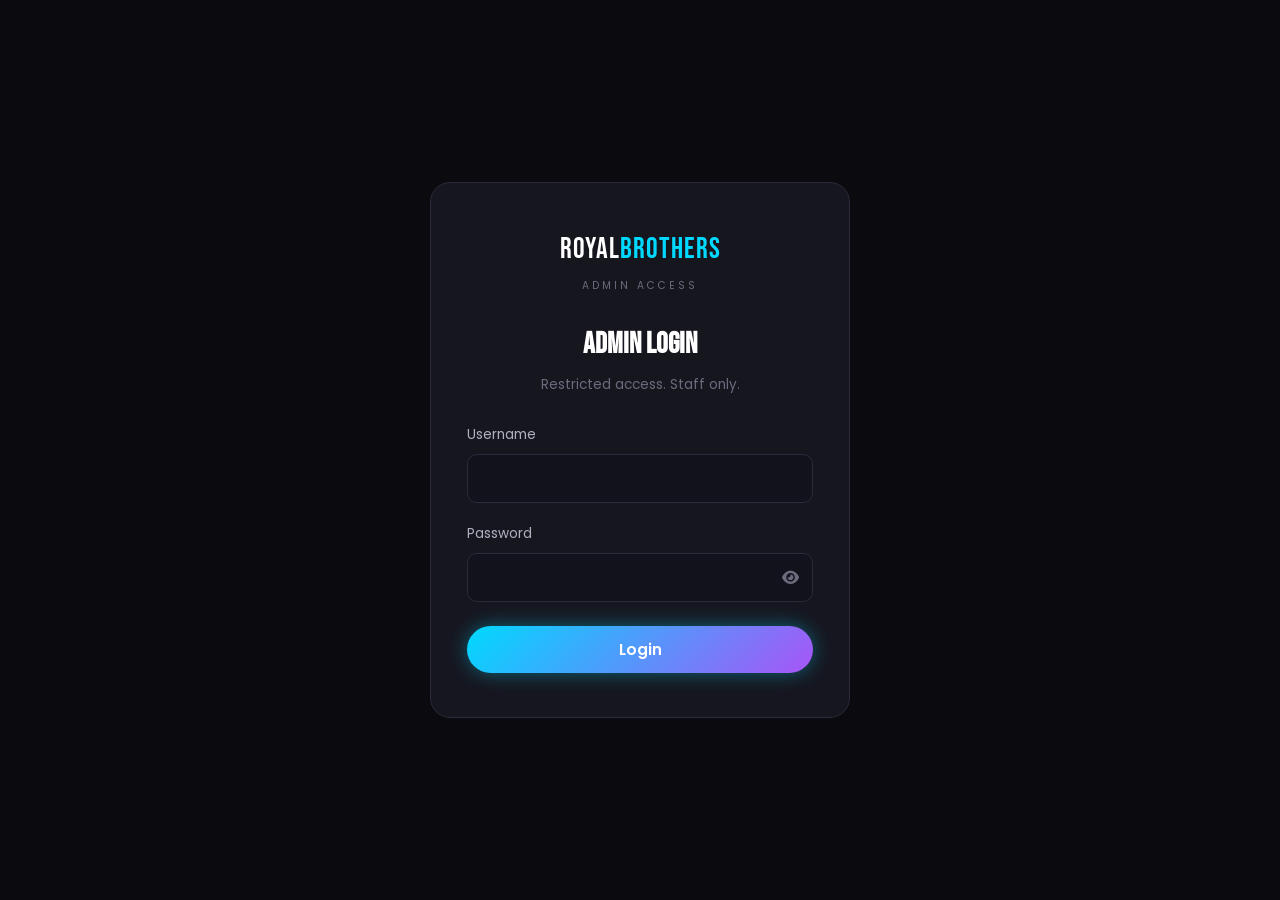
<file: app/static/admin-login.html>
<!doctype html>
<html lang="en">
  <head>
    <meta charset="UTF-8" />
    <meta name="viewport" content="width=device-width, initial-scale=1.0" />
    <title>Admin Login | Royal Brothers Fitness Gym</title>
    <meta name="robots" content="noindex, nofollow" />

    <link rel="preconnect" href="https://fonts.googleapis.com" />
    <link
      href="https://fonts.googleapis.com/css2?family=Poppins:wght@300;400;500;600;700;800&family=Bebas+Neue&display=swap"
      rel="stylesheet"
    />
    <link
      rel="stylesheet"
      href="https://cdnjs.cloudflare.com/ajax/libs/font-awesome/6.5.1/css/all.min.css"
    />

    <link rel="stylesheet" href="style.css" />
    <link rel="stylesheet" href="admin.css" />
  </head>
  <body class="admin-login-body">
    <div class="admin-login-card">
      <div class="admin-login-logo">
        <span class="logo-text">ROYAL<span class="logo-accent">BROTHERS</span></span>
        <span class="logo-sub">ADMIN ACCESS</span>
      </div>

      <h1 class="admin-login-title">Admin Login</h1>
      <p class="admin-login-desc">Restricted access. Staff only.</p>

      <form id="adminLoginForm" class="admin-login-form" novalidate>
        <div class="form-group">
          <label for="adminUsername">Username</label>
          <input type="text" id="adminUsername" name="username" required autocomplete="username" />
        </div>

        <div class="form-group">
          <label for="adminPassword">Password</label>
          <div class="password-wrapper">
            <input type="password" id="adminPassword" name="password" required autocomplete="current-password" />
            <button type="button" class="toggle-password" id="toggleAdminPassword" data-target="adminPassword" aria-label="Show password">
              <i class="fa-solid fa-eye"></i>
            </button>
          </div>
        </div>

        <p id="formError" class="form-error" role="alert"></p>

        <button type="submit" class="btn btn-neon admin-login-submit">Login</button>
      </form>
    </div>

    <script src="admin.js"></script>
  </body>
</html>
</file>
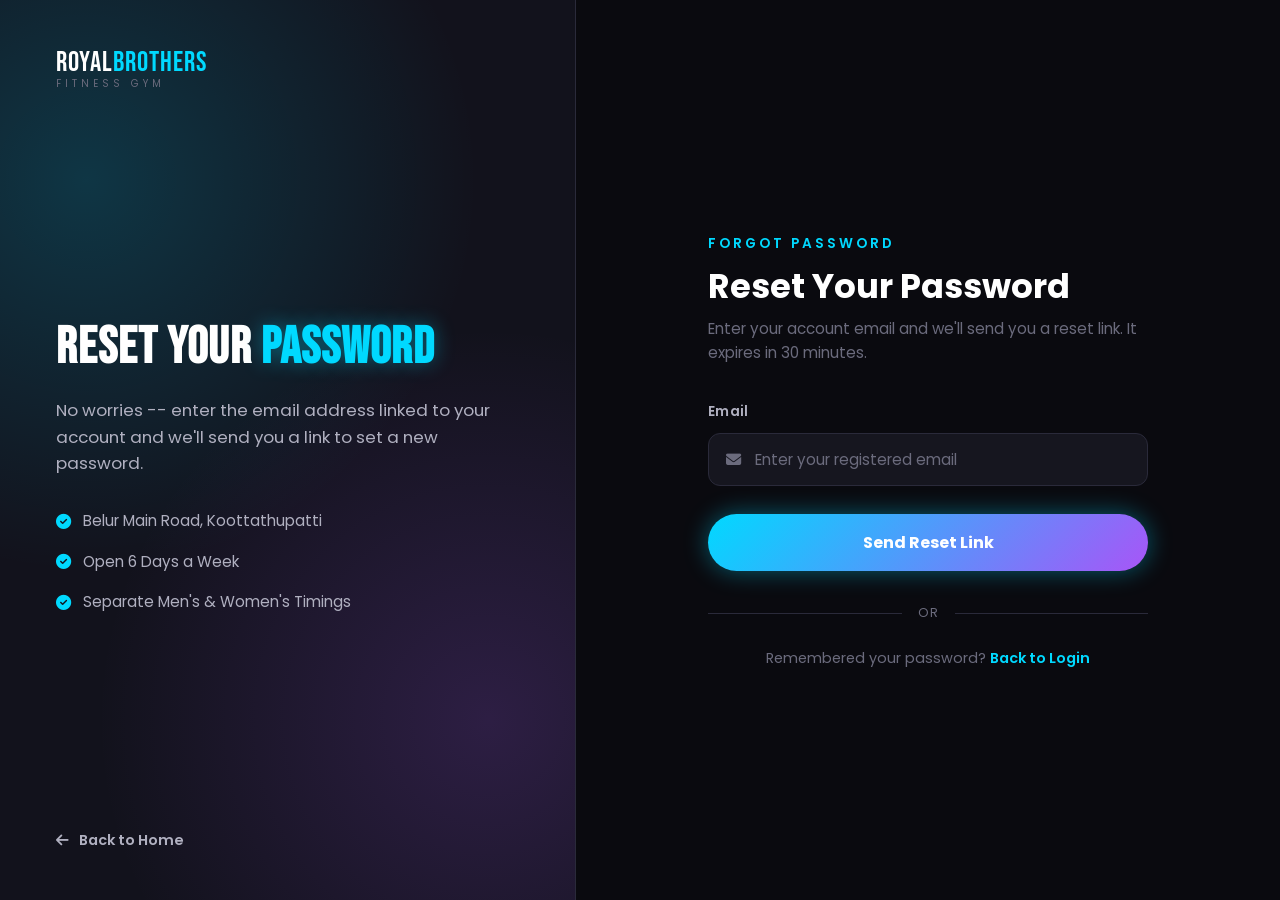
<file: app/static/forgot-password.html>
<!doctype html>
<html lang="en">
  <head>
    <meta charset="UTF-8" />
    <meta name="viewport" content="width=device-width, initial-scale=1.0" />
    <title>Forgot Password | Royal Brothers Fitness Gym</title>
    <meta
      name="description"
      content="Reset your Royal Brothers Fitness Gym account password."
    />

    <!-- Google Fonts -->
    <link rel="preconnect" href="https://fonts.googleapis.com" />
    <link
      href="https://fonts.googleapis.com/css2?family=Poppins:wght@300;400;500;600;700;800&family=Bebas+Neue&display=swap"
      rel="stylesheet"
    />

    <!-- Font Awesome Icons -->
    <link
      rel="stylesheet"
      href="https://cdnjs.cloudflare.com/ajax/libs/font-awesome/6.5.1/css/all.min.css"
    />

    <!-- Main site stylesheet (shared variables, colors, buttons) -->
    <link rel="stylesheet" href="style.css" />
    <!-- Login page stylesheet (reused so this page matches the login look) -->
    <link rel="stylesheet" href="login.css" />
  </head>
  <body>
    <div class="auth-page">
      <!-- ============ LEFT BRAND PANEL ============ -->
      <div class="auth-brand">
        <a href="index.html" class="logo auth-logo">
          <span class="logo-text"
            >ROYAL<span class="logo-accent">BROTHERS</span></span
          >
          <span class="logo-sub">FITNESS GYM</span>
        </a>

        <div class="auth-brand-content">
          <h1 class="auth-brand-title">
            RESET YOUR <span class="text-neon-blue">PASSWORD</span>
          </h1>
          <p class="auth-brand-desc">
            No worries -- enter the email address linked to your account and
            we'll send you a link to set a new password.
          </p>

          <ul class="auth-brand-list">
            <li>
              <i class="fa-solid fa-circle-check"></i> Belur Main Road,
              Koottathupatti
            </li>
            <li><i class="fa-solid fa-circle-check"></i> Open 6 Days a Week</li>
            <li>
              <i class="fa-solid fa-circle-check"></i> Separate Men's & Women's
              Timings
            </li>
          </ul>
        </div>

        <a href="index.html" class="auth-back-link">
          <i class="fa-solid fa-arrow-left"></i> Back to Home
        </a>
      </div>

      <!-- ============ RIGHT FORGOT PASSWORD FORM ============ -->
      <div class="auth-form-panel">
        <div class="auth-card">
          <span class="section-tag">FORGOT PASSWORD</span>
          <h2 class="auth-title">Reset Your Password</h2>
          <p class="auth-subtitle">
            Enter your account email and we'll send you a reset link. It expires
            in 30 minutes.
          </p>

          <form class="auth-form" id="forgotPasswordForm" novalidate>
            <div class="form-group">
              <label for="forgotEmail">Email</label>
              <div class="input-wrapper">
                <i class="fa-solid fa-envelope"></i>
                <input
                  type="email"
                  id="forgotEmail"
                  name="forgotEmail"
                  placeholder="Enter your registered email"
                  autocomplete="email"
                  required
                />
              </div>
            </div>

            <p class="form-error" id="formError" role="alert"></p>

            <button type="submit" class="btn btn-neon-lg auth-submit">
              Send Reset Link
            </button>
          </form>

          <div class="auth-divider"><span>OR</span></div>

          <p class="auth-footer-text">
            Remembered your password?
            <a href="login.html" class="auth-link">Back to Login</a>
          </p>
        </div>
      </div>
    </div>

    <script src="forgot-password.js"></script>
  </body>
</html>
</file>
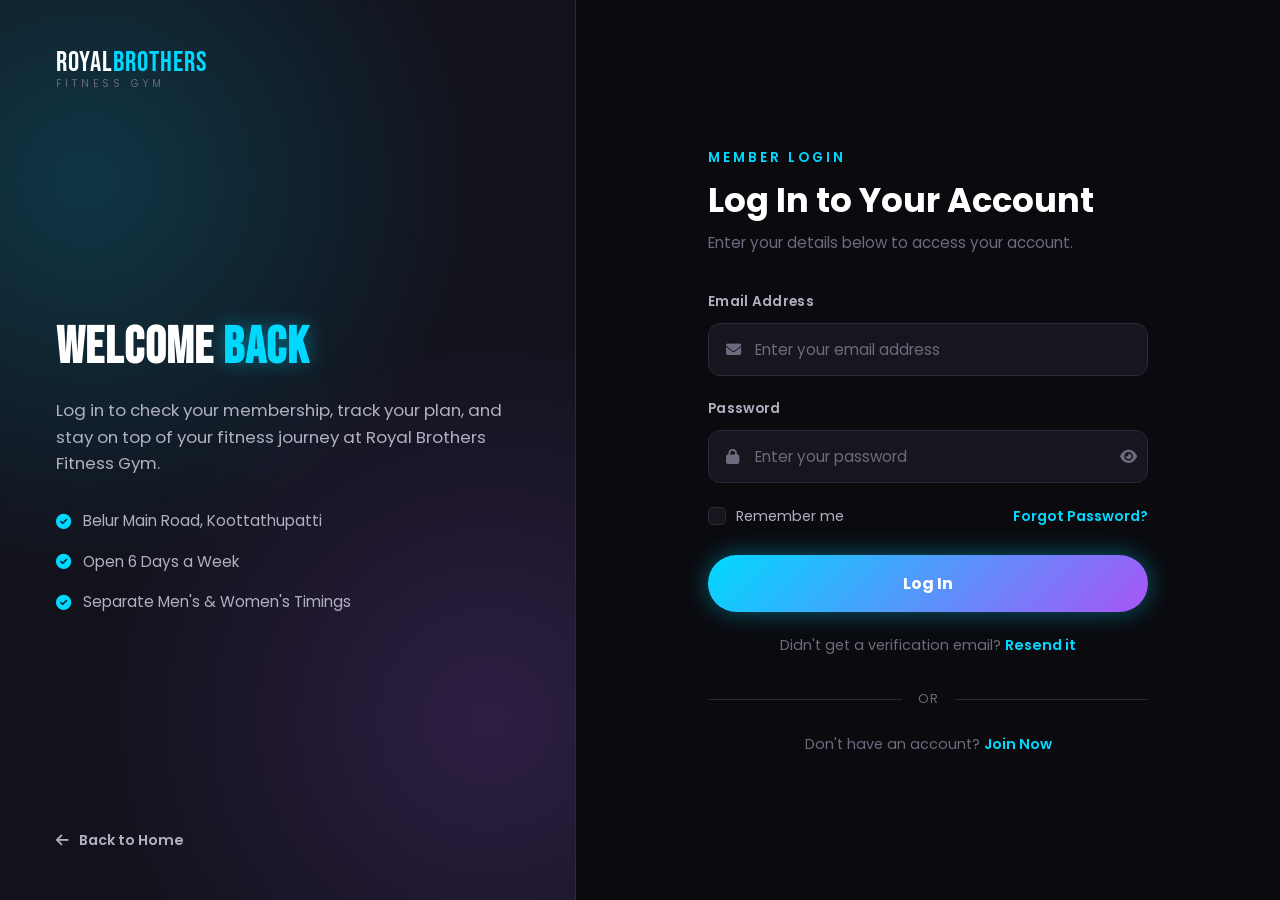
<file: app/static/login.html>
<!doctype html>
<html lang="en">
  <head>
    <meta charset="UTF-8" />
    <meta name="viewport" content="width=device-width, initial-scale=1.0" />
    <title>Login | Royal Brothers Fitness Gym</title>
    <meta
      name="description"
      content="Login to your Royal Brothers Fitness Gym member account."
    />

    <!-- Google Fonts -->
    <link rel="preconnect" href="https://fonts.googleapis.com" />
    <link
      href="https://fonts.googleapis.com/css2?family=Poppins:wght@300;400;500;600;700;800&family=Bebas+Neue&display=swap"
      rel="stylesheet"
    />

    <!-- Font Awesome Icons -->
    <link
      rel="stylesheet"
      href="https://cdnjs.cloudflare.com/ajax/libs/font-awesome/6.5.1/css/all.min.css"
    />

    <!-- Main site stylesheet (shared variables, colors, buttons) -->
    <link rel="stylesheet" href="style.css" />
    <!-- Login page stylesheet -->
    <link rel="stylesheet" href="login.css" />
  </head>
  <body>
    <div class="auth-page">
      <!-- ============ LEFT BRAND PANEL ============ -->
      <div class="auth-brand">
        <a href="index.html" class="logo auth-logo">
          <span class="logo-text"
            >ROYAL<span class="logo-accent">BROTHERS</span></span
          >
          <span class="logo-sub">FITNESS GYM</span>
        </a>

        <div class="auth-brand-content">
          <h1 class="auth-brand-title">
            WELCOME <span class="text-neon-blue">BACK</span>
          </h1>
          <p class="auth-brand-desc">
            Log in to check your membership, track your plan, and stay on top of
            your fitness journey at Royal Brothers Fitness Gym.
          </p>

          <ul class="auth-brand-list">
            <li>
              <i class="fa-solid fa-circle-check"></i> Belur Main Road,
              Koottathupatti
            </li>
            <li><i class="fa-solid fa-circle-check"></i> Open 6 Days a Week</li>
            <li>
              <i class="fa-solid fa-circle-check"></i> Separate Men's & Women's
              Timings
            </li>
          </ul>
        </div>

        <a href="index.html" class="auth-back-link">
          <i class="fa-solid fa-arrow-left"></i> Back to Home
        </a>
      </div>

      <!-- ============ RIGHT LOGIN FORM ============ -->
      <div class="auth-form-panel">
        <div class="auth-card">
          <span class="section-tag">MEMBER LOGIN</span>
          <h2 class="auth-title">Log In to Your Account</h2>
          <p class="auth-subtitle">
            Enter your details below to access your account.
          </p>

          <form class="auth-form" id="loginForm" novalidate>
            <div class="form-group">
              <label for="loginEmail">Email Address</label>
              <div class="input-wrapper">
                <i class="fa-solid fa-envelope"></i>
                <input
                  type="email"
                  id="loginEmail"
                  name="loginEmail"
                  placeholder="Enter your email address"
                  autocomplete="username"
                  required
                />
              </div>
            </div>

            <div class="form-group">
              <label for="loginPassword">Password</label>
              <div class="input-wrapper">
                <i class="fa-solid fa-lock"></i>
                <input
                  type="password"
                  id="loginPassword"
                  name="loginPassword"
                  placeholder="Enter your password"
                  autocomplete="current-password"
                  required
                />
                <button
                  type="button"
                  class="toggle-password"
                  id="togglePassword"
                  aria-label="Show password"
                >
                  <i class="fa-solid fa-eye"></i>
                </button>
              </div>
            </div>

            <div class="form-row">
              <label class="checkbox-wrapper">
                <input type="checkbox" id="rememberMe" name="rememberMe" />
                <span class="checkbox-custom"></span>
                Remember me
              </label>
              <a href="forgot-password.html" class="forgot-link"
                >Forgot Password?</a
              >
            </div>

            <p class="form-error" id="formError" role="alert"></p>

            <button type="submit" class="btn btn-neon-lg auth-submit">
              Log In
            </button>

            <p class="auth-footer-text resend-verification-text">
              Didn't get a verification email?
              <a href="#" id="resendVerificationLink" class="auth-link"
                >Resend it</a
              >
            </p>
          </form>

          <div class="auth-divider"><span>OR</span></div>

          <p class="auth-footer-text">
            Don't have an account?
            <a href="register.html" class="auth-link">Join Now</a>
          </p>
        </div>
      </div>
    </div>

    <script src="login.js"></script>
  </body>
</html>
</file>
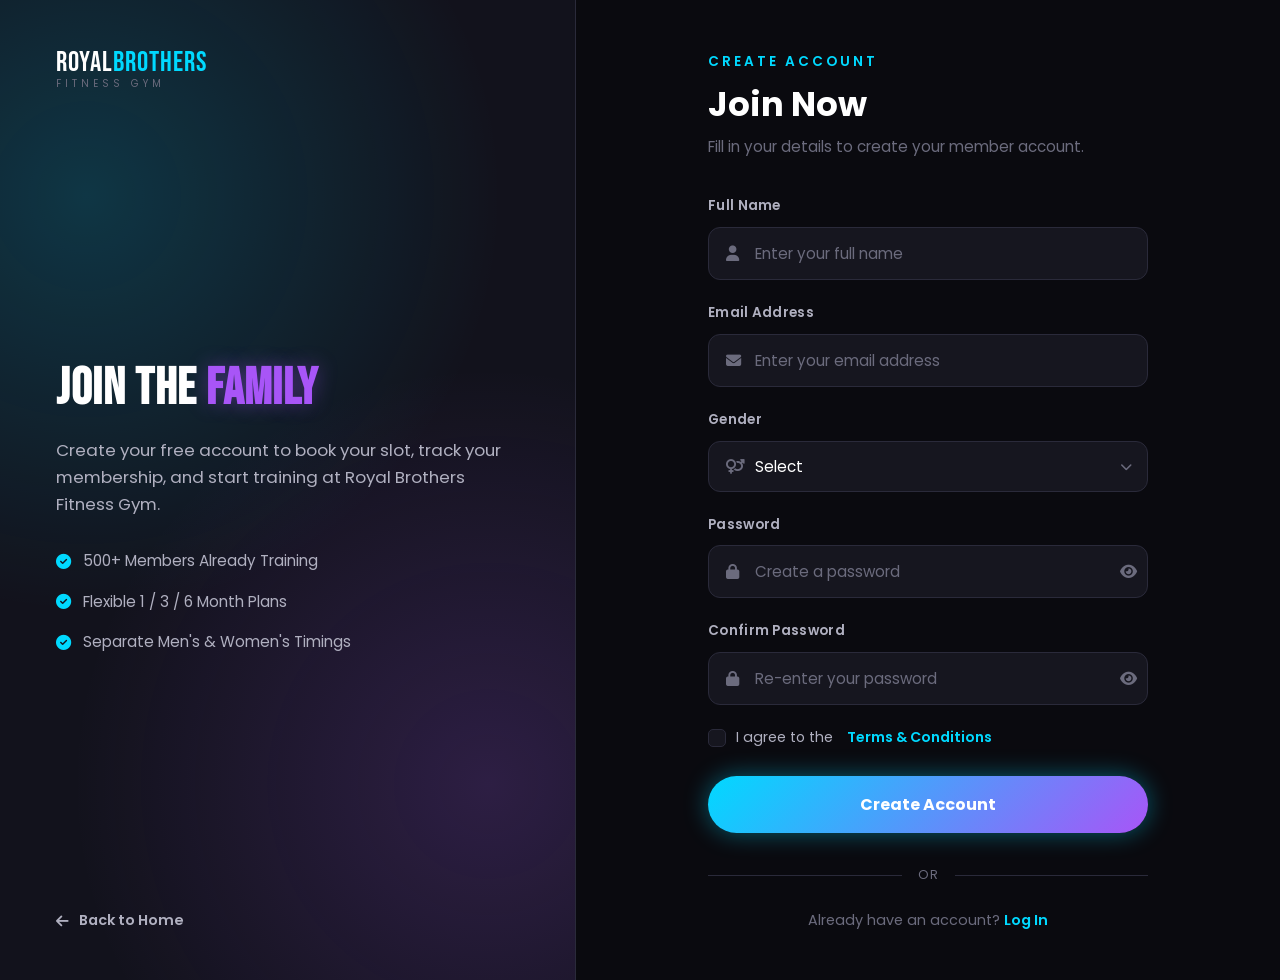
<file: app/static/register.html>
<!doctype html>
<html lang="en">
  <head>
    <meta charset="UTF-8" />
    <meta name="viewport" content="width=device-width, initial-scale=1.0" />
    <title>Join Now | Royal Brothers Fitness Gym</title>
    <meta
      name="description"
      content="Create your Royal Brothers Fitness Gym member account and join today."
    />

    <!-- Google Fonts -->
    <link rel="preconnect" href="https://fonts.googleapis.com" />
    <link
      href="https://fonts.googleapis.com/css2?family=Poppins:wght@300;400;500;600;700;800&family=Bebas+Neue&display=swap"
      rel="stylesheet"
    />

    <!-- Font Awesome Icons -->
    <link
      rel="stylesheet"
      href="https://cdnjs.cloudflare.com/ajax/libs/font-awesome/6.5.1/css/all.min.css"
    />

    <!-- Main site stylesheet (shared variables, colors, buttons) -->
    <link rel="stylesheet" href="style.css" />
    <!-- Shared auth page stylesheet (also used by login.html) -->
    <link rel="stylesheet" href="login.css" />
    <!-- Register page specific tweaks -->
    <link rel="stylesheet" href="register.css" />
  </head>
  <body>
    <div class="auth-page">
      <!-- ============ LEFT BRAND PANEL ============ -->
      <div class="auth-brand">
        <a href="index.html" class="logo auth-logo">
          <span class="logo-text"
            >ROYAL<span class="logo-accent">BROTHERS</span></span
          >
          <span class="logo-sub">FITNESS GYM</span>
        </a>

        <div class="auth-brand-content">
          <h1 class="auth-brand-title">
            JOIN THE <span class="text-neon-purple">FAMILY</span>
          </h1>
          <p class="auth-brand-desc">
            Create your free account to book your slot, track your membership,
            and start training at Royal Brothers Fitness Gym.
          </p>

          <ul class="auth-brand-list">
            <li>
              <i class="fa-solid fa-circle-check"></i> 500+ Members Already
              Training
            </li>
            <li>
              <i class="fa-solid fa-circle-check"></i> Flexible 1 / 3 / 6 Month
              Plans
            </li>
            <li>
              <i class="fa-solid fa-circle-check"></i> Separate Men's & Women's
              Timings
            </li>
          </ul>
        </div>

        <a href="index.html" class="auth-back-link">
          <i class="fa-solid fa-arrow-left"></i> Back to Home
        </a>
      </div>

      <!-- ============ RIGHT REGISTER FORM ============ -->
      <div class="auth-form-panel">
        <div class="auth-card">
          <span class="section-tag">CREATE ACCOUNT</span>
          <h2 class="auth-title">Join Now</h2>
          <p class="auth-subtitle">
            Fill in your details to create your member account.
          </p>

          <form class="auth-form" id="registerForm" novalidate>
            <div class="form-group">
              <label for="fullName">Full Name</label>
              <div class="input-wrapper">
                <i class="fa-solid fa-user"></i>
                <input
                  type="text"
                  id="fullName"
                  name="fullName"
                  placeholder="Enter your full name"
                  autocomplete="name"
                  required
                />
              </div>
            </div>

            <div class="form-group">
              <label for="registerEmail">Email Address</label>
              <div class="input-wrapper">
                <i class="fa-solid fa-envelope"></i>
                <input
                  type="email"
                  id="registerEmail"
                  name="registerEmail"
                  placeholder="Enter your email address"
                  autocomplete="username"
                  required
                />
              </div>
            </div>

            <div class="form-group">
              <label for="gender">Gender</label>
              <div class="input-wrapper select-wrapper">
                <i class="fa-solid fa-venus-mars"></i>
                <select id="gender" name="gender" required>
                  <option value="" disabled selected>Select</option>
                  <option value="male">Male</option>
                  <option value="female">Female</option>
                  <option value="other">Other</option>
                </select>
              </div>
            </div>

            <div class="form-group">
              <label for="registerPassword">Password</label>
              <div class="input-wrapper">
                <i class="fa-solid fa-lock"></i>
                <input
                  type="password"
                  id="registerPassword"
                  name="registerPassword"
                  placeholder="Create a password"
                  autocomplete="new-password"
                  required
                />
                <button
                  type="button"
                  class="toggle-password"
                  data-target="registerPassword"
                  aria-label="Show password"
                >
                  <i class="fa-solid fa-eye"></i>
                </button>
              </div>
            </div>

            <div class="form-group">
              <label for="confirmPassword">Confirm Password</label>
              <div class="input-wrapper">
                <i class="fa-solid fa-lock"></i>
                <input
                  type="password"
                  id="confirmPassword"
                  name="confirmPassword"
                  placeholder="Re-enter your password"
                  autocomplete="new-password"
                  required
                />
                <button
                  type="button"
                  class="toggle-password"
                  data-target="confirmPassword"
                  aria-label="Show password"
                >
                  <i class="fa-solid fa-eye"></i>
                </button>
              </div>
            </div>

            <label class="checkbox-wrapper terms-checkbox">
              <input type="checkbox" id="agreeTerms" name="agreeTerms" />
              <span class="checkbox-custom"></span>
              I agree to the
              <a href="#" class="auth-link">Terms & Conditions</a>
            </label>

            <p class="form-error" id="formError" role="alert"></p>

            <button type="submit" class="btn btn-neon-lg auth-submit">
              Create Account
            </button>
          </form>

          <div class="auth-divider"><span>OR</span></div>

          <p class="auth-footer-text">
            Already have an account?
            <a href="login.html" class="auth-link">Log In</a>
          </p>
        </div>
      </div>
    </div>

    <script src="register.js"></script>
  </body>
</html>
</file>
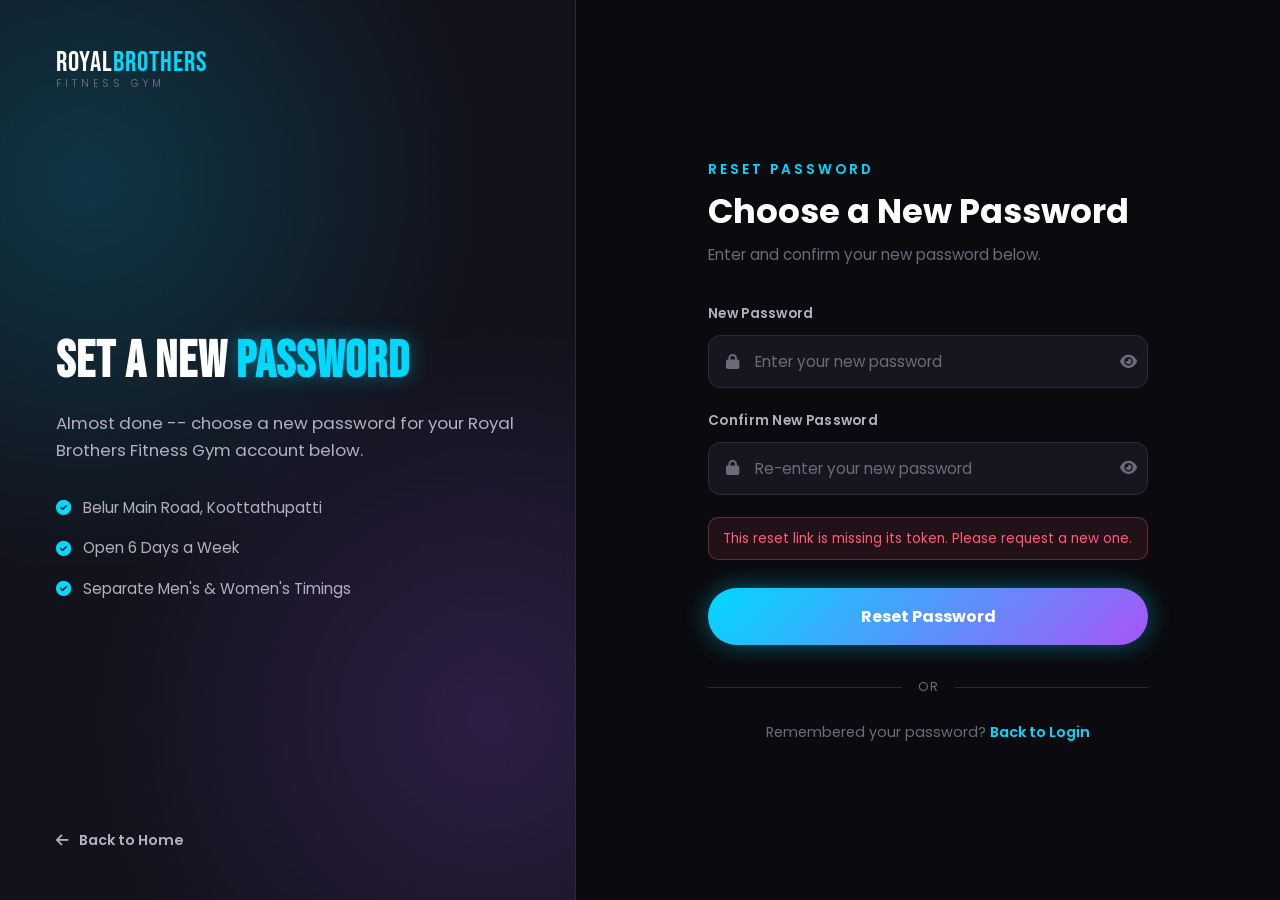
<file: app/static/reset-password.html>
<!doctype html>
<html lang="en">
  <head>
    <meta charset="UTF-8" />
    <meta name="viewport" content="width=device-width, initial-scale=1.0" />
    <title>Reset Password | Royal Brothers Fitness Gym</title>
    <meta
      name="description"
      content="Set a new password for your Royal Brothers Fitness Gym account."
    />

    <!-- Google Fonts -->
    <link rel="preconnect" href="https://fonts.googleapis.com" />
    <link
      href="https://fonts.googleapis.com/css2?family=Poppins:wght@300;400;500;600;700;800&family=Bebas+Neue&display=swap"
      rel="stylesheet"
    />

    <!-- Font Awesome Icons -->
    <link
      rel="stylesheet"
      href="https://cdnjs.cloudflare.com/ajax/libs/font-awesome/6.5.1/css/all.min.css"
    />

    <!-- Main site stylesheet (shared variables, colors, buttons) -->
    <link rel="stylesheet" href="style.css" />
    <!-- Login page stylesheet (reused so this page matches the login look) -->
    <link rel="stylesheet" href="login.css" />
  </head>
  <body>
    <div class="auth-page">
      <!-- ============ LEFT BRAND PANEL ============ -->
      <div class="auth-brand">
        <a href="index.html" class="logo auth-logo">
          <span class="logo-text"
            >ROYAL<span class="logo-accent">BROTHERS</span></span
          >
          <span class="logo-sub">FITNESS GYM</span>
        </a>

        <div class="auth-brand-content">
          <h1 class="auth-brand-title">
            SET A NEW <span class="text-neon-blue">PASSWORD</span>
          </h1>
          <p class="auth-brand-desc">
            Almost done -- choose a new password for your Royal Brothers Fitness
            Gym account below.
          </p>

          <ul class="auth-brand-list">
            <li>
              <i class="fa-solid fa-circle-check"></i> Belur Main Road,
              Koottathupatti
            </li>
            <li><i class="fa-solid fa-circle-check"></i> Open 6 Days a Week</li>
            <li>
              <i class="fa-solid fa-circle-check"></i> Separate Men's & Women's
              Timings
            </li>
          </ul>
        </div>

        <a href="index.html" class="auth-back-link">
          <i class="fa-solid fa-arrow-left"></i> Back to Home
        </a>
      </div>

      <!-- ============ RIGHT RESET PASSWORD FORM ============ -->
      <div class="auth-form-panel">
        <div class="auth-card">
          <span class="section-tag">RESET PASSWORD</span>
          <h2 class="auth-title">Choose a New Password</h2>
          <p class="auth-subtitle">
            Enter and confirm your new password below.
          </p>

          <form class="auth-form" id="resetPasswordForm" novalidate>
            <div class="form-group">
              <label for="newPassword">New Password</label>
              <div class="input-wrapper">
                <i class="fa-solid fa-lock"></i>
                <input
                  type="password"
                  id="newPassword"
                  name="newPassword"
                  placeholder="Enter your new password"
                  autocomplete="new-password"
                  required
                />
                <button
                  type="button"
                  class="toggle-password"
                  id="toggleNewPassword"
                  aria-label="Show password"
                >
                  <i class="fa-solid fa-eye"></i>
                </button>
              </div>
            </div>

            <div class="form-group">
              <label for="confirmPassword">Confirm New Password</label>
              <div class="input-wrapper">
                <i class="fa-solid fa-lock"></i>
                <input
                  type="password"
                  id="confirmPassword"
                  name="confirmPassword"
                  placeholder="Re-enter your new password"
                  autocomplete="new-password"
                  required
                />
                <button
                  type="button"
                  class="toggle-password"
                  id="toggleConfirmPassword"
                  aria-label="Show password"
                >
                  <i class="fa-solid fa-eye"></i>
                </button>
              </div>
            </div>

            <p class="form-error" id="formError" role="alert"></p>

            <button type="submit" class="btn btn-neon-lg auth-submit">
              Reset Password
            </button>
          </form>

          <div class="auth-divider"><span>OR</span></div>

          <p class="auth-footer-text">
            Remembered your password?
            <a href="login.html" class="auth-link">Back to Login</a>
          </p>
        </div>
      </div>
    </div>

    <script src="reset-password.js"></script>
  </body>
</html>
</file>
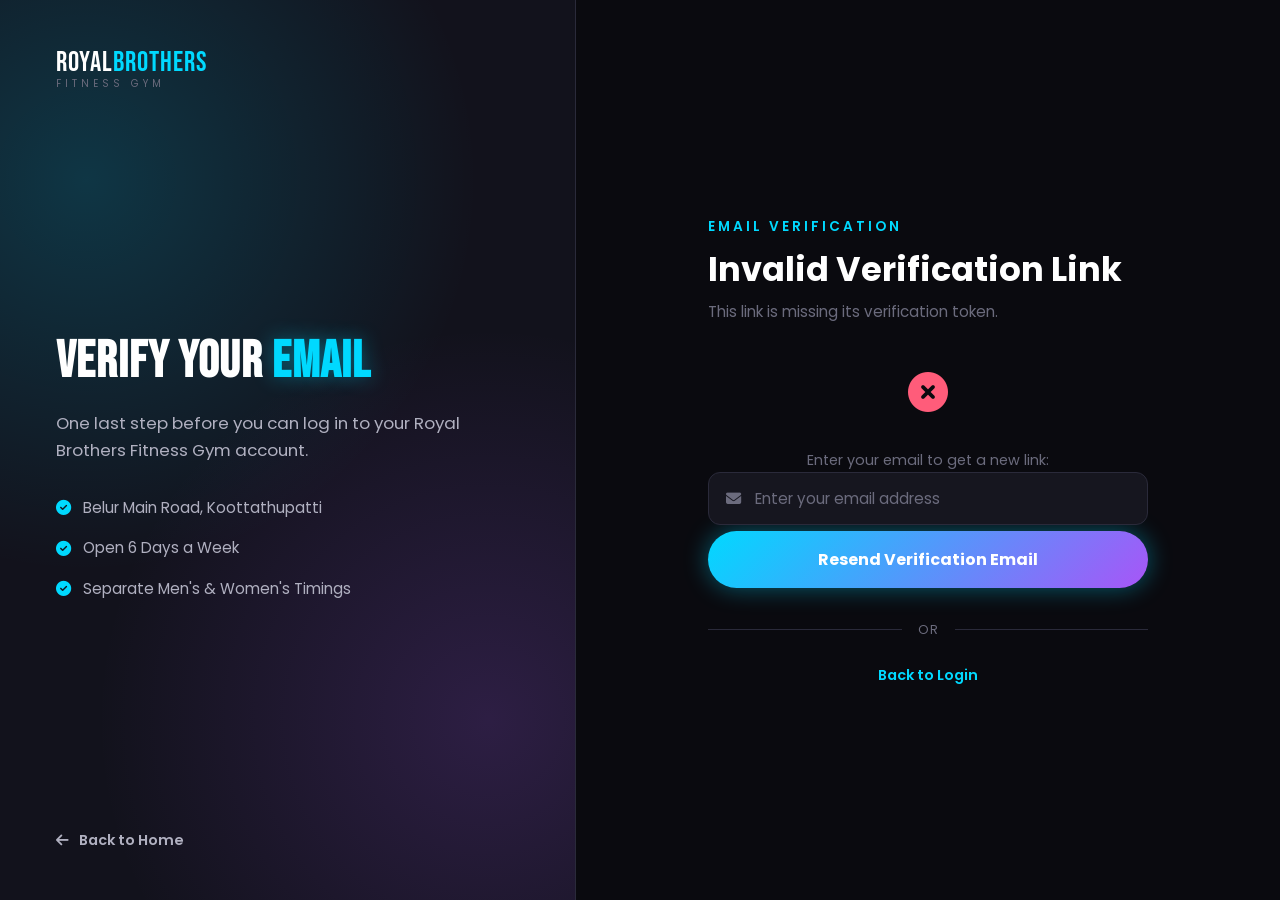
<file: app/static/verify-email.html>
<!doctype html>
<html lang="en">
  <head>
    <meta charset="UTF-8" />
    <meta name="viewport" content="width=device-width, initial-scale=1.0" />
    <title>Verify Email | Royal Brothers Fitness Gym</title>
    <meta
      name="description"
      content="Verify your email address for your Royal Brothers Fitness Gym account."
    />

    <!-- Google Fonts -->
    <link rel="preconnect" href="https://fonts.googleapis.com" />
    <link
      href="https://fonts.googleapis.com/css2?family=Poppins:wght@300;400;500;600;700;800&family=Bebas+Neue&display=swap"
      rel="stylesheet"
    />

    <!-- Font Awesome Icons -->
    <link
      rel="stylesheet"
      href="https://cdnjs.cloudflare.com/ajax/libs/font-awesome/6.5.1/css/all.min.css"
    />

    <!-- Main site stylesheet (shared variables, colors, buttons) -->
    <link rel="stylesheet" href="style.css" />
    <!-- Login page stylesheet (reused so this page matches the login look) -->
    <link rel="stylesheet" href="login.css" />
  </head>
  <body>
    <div class="auth-page">
      <!-- ============ LEFT BRAND PANEL ============ -->
      <div class="auth-brand">
        <a href="index.html" class="logo auth-logo">
          <span class="logo-text"
            >ROYAL<span class="logo-accent">BROTHERS</span></span
          >
          <span class="logo-sub">FITNESS GYM</span>
        </a>

        <div class="auth-brand-content">
          <h1 class="auth-brand-title">
            VERIFY YOUR <span class="text-neon-blue">EMAIL</span>
          </h1>
          <p class="auth-brand-desc">
            One last step before you can log in to your Royal Brothers Fitness
            Gym account.
          </p>

          <ul class="auth-brand-list">
            <li>
              <i class="fa-solid fa-circle-check"></i> Belur Main Road,
              Koottathupatti
            </li>
            <li><i class="fa-solid fa-circle-check"></i> Open 6 Days a Week</li>
            <li>
              <i class="fa-solid fa-circle-check"></i> Separate Men's & Women's
              Timings
            </li>
          </ul>
        </div>

        <a href="index.html" class="auth-back-link">
          <i class="fa-solid fa-arrow-left"></i> Back to Home
        </a>
      </div>

      <!-- ============ RIGHT VERIFICATION STATUS PANEL ============ -->
      <div class="auth-form-panel">
        <div class="auth-card">
          <span class="section-tag">EMAIL VERIFICATION</span>
          <h2 class="auth-title" id="verifyTitle">Verifying your email...</h2>
          <p class="auth-subtitle" id="verifySubtitle">Please wait a moment.</p>

          <div id="verifyIcon" class="verify-status-icon">
            <i class="fa-solid fa-spinner fa-spin"></i>
          </div>

          <p class="form-error" id="formError" role="alert"></p>

          <!-- Shown only if the token is invalid/expired -->
          <div id="resendSection" class="resend-section" style="display: none">
            <p class="auth-footer-text">Enter your email to get a new link:</p>
            <div class="form-group">
              <div class="input-wrapper">
                <i class="fa-solid fa-envelope"></i>
                <input
                  type="email"
                  id="resendEmail"
                  name="resendEmail"
                  placeholder="Enter your email address"
                  autocomplete="username"
                />
              </div>
            </div>
            <button
              type="button"
              id="resendBtn"
              class="btn btn-neon-lg auth-submit"
            >
              Resend Verification Email
            </button>
          </div>

          <div class="auth-divider"><span>OR</span></div>

          <p class="auth-footer-text">
            <a href="login.html" class="auth-link">Back to Login</a>
          </p>
        </div>
      </div>
    </div>

    <script src="verify-email.js"></script>
  </body>
</html>
</file>
<file: app/static/style.css>
/* ============================================
   ROYAL BROTHERS FITNESS GYM - STYLESHEET (PART 1 of 3)
   Reset, Variables, Base, Buttons, Section Headers,
   Header/Navbar, Hero Section
   ============================================ */

/* ---------- CSS RESET ---------- */
* {
  margin: 0;
  padding: 0;
  box-sizing: border-box;
}

html {
  scroll-behavior: smooth;
}

/* ---------- CSS VARIABLES ---------- */
:root {
  /* Colors */
  --color-bg: #0a0a0f;
  --color-bg-secondary: #12121c;
  --color-bg-card: #16161f;
  --color-bg-card-hover: #1c1c28;
  --color-border: #2a2a3a;

  --color-neon-blue: #00d9ff;
  --color-neon-blue-glow: rgba(0, 217, 255, 0.4);
  --color-neon-purple: #a855f7;
  --color-neon-purple-glow: rgba(168, 85, 247, 0.4);

  --color-text-primary: #ffffff;
  --color-text-secondary: #b0b0c0;
  --color-text-muted: #6b6b7d;

  --gradient-blue-purple: linear-gradient(135deg, #00d9ff 0%, #a855f7 100%);
  --gradient-dark: linear-gradient(
    180deg,
    rgba(10, 10, 15, 0.6) 0%,
    rgba(10, 10, 15, 0.95) 100%
  );

  /* Typography */
  --font-primary: "Poppins", sans-serif;
  --font-display: "Bebas Neue", sans-serif;

  /* Spacing */
  --container-width: 1200px;
  --section-padding: 100px 0;

  /* Transitions */
  --transition-fast: 0.2s ease;
  --transition-medium: 0.4s ease;
  --transition-slow: 0.6s ease;
}

body {
  font-family: var(--font-primary);
  background-color: var(--color-bg);
  color: var(--color-text-secondary);
  line-height: 1.6;
  overflow-x: hidden;
}

a {
  text-decoration: none;
  color: inherit;
}

ul {
  list-style: none;
}

img {
  max-width: 100%;
  display: block;
}

button {
  font-family: var(--font-primary);
  cursor: pointer;
  border: none;
  outline: none;
}

.container {
  width: 100%;
  max-width: var(--container-width);
  margin: 0 auto;
  padding: 0 24px;
}

.text-center {
  text-align: center;
}

.text-neon-blue {
  color: var(--color-neon-blue);
  text-shadow: 0 0 20px var(--color-neon-blue-glow);
}

.text-neon-purple {
  color: var(--color-neon-purple);
  text-shadow: 0 0 20px var(--color-neon-purple-glow);
}

/* ---------- SCROLLBAR ---------- */
::-webkit-scrollbar {
  width: 8px;
}

::-webkit-scrollbar-track {
  background: var(--color-bg);
}

::-webkit-scrollbar-thumb {
  background: var(--gradient-blue-purple);
  border-radius: 10px;
}

/* ---------- PRELOADER ---------- */
.preloader {
  position: fixed;
  inset: 0;
  background: var(--color-bg);
  display: flex;
  align-items: center;
  justify-content: center;
  z-index: 9999;
  transition:
    opacity var(--transition-slow),
    visibility var(--transition-slow);
}

.preloader.hidden {
  opacity: 0;
  visibility: hidden;
}

.loader-spinner {
  width: 60px;
  height: 60px;
  border: 4px solid var(--color-border);
  border-top: 4px solid var(--color-neon-blue);
  border-right: 4px solid var(--color-neon-purple);
  border-radius: 50%;
  animation: spin 0.9s linear infinite;
}

@keyframes spin {
  to {
    transform: rotate(360deg);
  }
}

/* ---------- BUTTONS ---------- */
.btn {
  display: inline-block;
  padding: 12px 28px;
  border-radius: 50px;
  font-weight: 600;
  font-size: 0.95rem;
  transition: all var(--transition-fast);
  white-space: nowrap;
}

.btn-neon {
  background: var(--gradient-blue-purple);
  color: #fff;
  box-shadow: 0 0 20px var(--color-neon-blue-glow);
}

.btn-neon:hover {
  box-shadow:
    0 0 35px var(--color-neon-blue-glow),
    0 0 35px var(--color-neon-purple-glow);
  transform: translateY(-2px);
}

.btn-neon-lg {
  background: var(--gradient-blue-purple);
  color: #fff;
  padding: 16px 40px;
  border-radius: 50px;
  font-weight: 700;
  font-size: 1.05rem;
  box-shadow: 0 0 25px var(--color-neon-blue-glow);
  display: inline-block;
  transition: all var(--transition-fast);
}

.btn-neon-lg:hover {
  transform: translateY(-3px);
  box-shadow:
    0 0 40px var(--color-neon-blue-glow),
    0 0 40px var(--color-neon-purple-glow);
}

.btn-outline {
  background: transparent;
  color: var(--color-text-primary);
  border: 2px solid var(--color-border);
}

.btn-outline:hover {
  border-color: var(--color-neon-blue);
  color: var(--color-neon-blue);
}

.btn-outline-lg {
  background: transparent;
  color: var(--color-text-primary);
  border: 2px solid var(--color-neon-purple);
  padding: 14px 38px;
  border-radius: 50px;
  font-weight: 700;
  font-size: 1.05rem;
  display: inline-block;
  transition: all var(--transition-fast);
}

.btn-outline-lg:hover {
  background: var(--color-neon-purple);
  box-shadow: 0 0 30px var(--color-neon-purple-glow);
}

/* ---------- SECTION HEADER ---------- */
.section-tag {
  display: inline-block;
  color: var(--color-neon-blue);
  font-weight: 600;
  font-size: 0.85rem;
  letter-spacing: 3px;
  margin-bottom: 12px;
}

.section-title {
  font-size: 2.6rem;
  font-weight: 700;
  color: var(--color-text-primary);
  margin-bottom: 16px;
  line-height: 1.2;
}

.section-desc {
  font-size: 1.05rem;
  color: var(--color-text-muted);
  max-width: 600px;
}

.section-header.text-center .section-desc {
  margin: 0 auto;
}

/* ---------- HEADER / NAVBAR ---------- */
.header {
  position: fixed;
  top: 0;
  left: 0;
  width: 100%;
  z-index: 1000;
  background: rgba(10, 10, 15, 0.85);
  backdrop-filter: blur(12px);
  border-bottom: 1px solid var(--color-border);
  transition:
    background var(--transition-medium),
    box-shadow var(--transition-medium),
    padding var(--transition-medium);
}

/* Emphasize brand identity + tighten header once user scrolls */
.header.scrolled {
  background: rgba(10, 10, 15, 0.97);
  box-shadow: 0 4px 24px rgba(0, 0, 0, 0.4);
}

.header.scrolled .navbar {
  height: 68px;
}

.navbar {
  display: flex;
  align-items: center;
  justify-content: space-between;
  height: 80px;
  transition: height var(--transition-medium);
}

.logo {
  display: flex;
  flex-direction: column;
  line-height: 1.1;
}

.logo-text {
  font-family: var(--font-display);
  font-size: 1.75rem;
  letter-spacing: 1px;
  color: var(--color-text-primary);
}

.logo-accent {
  color: var(--color-neon-blue);
}

.logo-sub {
  font-size: 0.62rem;
  letter-spacing: 4px;
  color: var(--color-text-muted);
}

.nav-menu {
  display: flex;
  gap: 32px;
}

.nav-link {
  font-size: 0.92rem;
  font-weight: 500;
  color: var(--color-text-secondary);
  position: relative;
  padding: 8px 0;
  transition: color var(--transition-fast);
}

.nav-link::after {
  content: "";
  position: absolute;
  left: 0;
  bottom: 0;
  width: 0;
  height: 2px;
  background: var(--gradient-blue-purple);
  transition: width var(--transition-fast);
}

.nav-link:hover,
.nav-link.active {
  color: var(--color-text-primary);
}

.nav-link:hover::after,
.nav-link.active::after {
  width: 100%;
}

/* On desktop the "Login" menu item duplicates the standalone Login
   button in .nav-actions, so it's hidden here. It is restored inside
   the mobile nav media query below, where .nav-actions itself is
   hidden and the menu item is the only way to reach Login. No markup
   changes needed -- this targets the existing Login link by its
   href so nothing else in the menu is affected. */
.nav-menu a[href="login.html"] {
  display: none;
}

.nav-actions {
  display: flex;
  align-items: center;
  gap: 14px;
}

.hamburger {
  display: none;
  flex-direction: column;
  gap: 5px;
  cursor: pointer;
  z-index: 1100;
}

.hamburger span {
  width: 26px;
  height: 2px;
  background: var(--color-text-primary);
  transition: all var(--transition-fast);
}

.hamburger.active span:nth-child(1) {
  transform: translateY(7px) rotate(45deg);
}

.hamburger.active span:nth-child(2) {
  opacity: 0;
}

.hamburger.active span:nth-child(3) {
  transform: translateY(-7px) rotate(-45deg);
}

/* ---------- HERO SECTION ---------- */
.hero {
  position: relative;
  min-height: 100vh;
  display: flex;
  align-items: center;
  padding-top: 80px;
  background:
    radial-gradient(
      circle at 20% 30%,
      rgba(0, 217, 255, 0.15),
      transparent 45%
    ),
    radial-gradient(
      circle at 80% 70%,
      rgba(168, 85, 247, 0.15),
      transparent 45%
    ),
    var(--color-bg);
  overflow: hidden;
}

.hero-overlay {
  position: absolute;
  inset: 0;
  background: url("hero-fitness.jpg") center/cover no-repeat;
  opacity: 0.18;
  z-index: 0;
}

.hero-content {
  position: relative;
  z-index: 1;
  display: flex;
  align-items: center;
  justify-content: space-between;
  gap: 50px;
}

.hero-text {
  flex: 1 1 560px;
  min-width: 0;
}

.hero-tag {
  display: inline-block;
  background: var(--color-bg-card);
  border: 1px solid var(--color-border);
  padding: 8px 18px;
  border-radius: 50px;
  font-size: 0.8rem;
  font-weight: 600;
  letter-spacing: 1px;
  color: var(--color-text-secondary);
  margin-bottom: 24px;
}

.hero-title {
  font-family: var(--font-display);
  font-size: 4.2rem;
  line-height: 1.1;
  color: var(--color-text-primary);
  letter-spacing: 1px;
  margin-bottom: 24px;
}

.hero-desc {
  max-width: 600px;
  font-size: 1.1rem;
  color: var(--color-text-secondary);
  margin-bottom: 36px;
}

.hero-desc strong {
  color: var(--color-text-primary);
}

.hero-buttons {
  display: flex;
  gap: 20px;
  margin-bottom: 60px;
  flex-wrap: wrap;
}

.hero-stats {
  display: flex;
  gap: 50px;
  flex-wrap: wrap;
}

.stat-box h3.counter {
  font-family: var(--font-display);
  font-size: 2.5rem;
  background: var(--gradient-blue-purple);
  -webkit-background-clip: text;
  background-clip: text;
  -webkit-text-fill-color: transparent;
}

.stat-box p {
  font-size: 0.85rem;
  color: var(--color-text-muted);
  letter-spacing: 1px;
  text-transform: uppercase;
}

/* Hero image (fills the previously empty right side) */
.hero-image {
  flex: 1 1 420px;
  position: relative;
  border-radius: 24px;
  overflow: hidden;
  border: 1px solid var(--color-border);
  box-shadow:
    0 0 50px rgba(0, 217, 255, 0.12),
    0 0 90px rgba(168, 85, 247, 0.1);
}

.hero-image::after {
  content: "";
  position: absolute;
  inset: 0;
  background: linear-gradient(
    180deg,
    transparent 40%,
    rgba(10, 10, 15, 0.85) 100%
  );
  pointer-events: none;
}

.hero-image img {
  width: 100%;
  height: 560px;
  object-fit: cover;
  display: block;
}
/* ============================================
   ROYAL BROTHERS FITNESS GYM - STYLESHEET (PART 2 of 3)
   Quick Info Strip, About Preview, Services,
   Membership Plans, Timing Section, CTA, Contact Section
   ============================================ */

/* ---------- QUICK INFO STRIP ---------- */
.quick-info {
  background: var(--color-bg-secondary);
  border-bottom: 1px solid var(--color-border);
  padding: 40px 0;
}

.quick-info-grid {
  display: grid;
  grid-template-columns: repeat(4, 1fr);
  gap: 30px;
}

.quick-info-item {
  display: flex;
  align-items: center;
  gap: 16px;
}

.quick-info-item i {
  font-size: 1.6rem;
  color: var(--color-neon-blue);
  width: 50px;
  height: 50px;
  display: flex;
  align-items: center;
  justify-content: center;
  background: var(--color-bg-card);
  border-radius: 12px;
  border: 1px solid var(--color-border);
  flex-shrink: 0;
}

.quick-info-item h4 {
  color: var(--color-text-primary);
  font-size: 0.95rem;
  margin-bottom: 4px;
}

.quick-info-item p {
  font-size: 0.85rem;
  color: var(--color-text-muted);
}

/* ---------- ABOUT PREVIEW ---------- */
.about-preview {
  padding: var(--section-padding);
}

.about-grid {
  display: grid;
  grid-template-columns: 1fr 1fr;
  gap: 60px;
  align-items: center;
}

.about-image {
  position: relative;
  border-radius: 20px;
  overflow: hidden;
  background: var(--color-bg-card);
}

.about-image img {
  width: 100%;
  height: 500px;
  object-fit: cover;
  border-radius: 20px;
  border: 1px solid var(--color-border);
}

.about-image-badge {
  position: absolute;
  bottom: 24px;
  left: 24px;
  background: rgba(10, 10, 15, 0.9);
  backdrop-filter: blur(10px);
  border: 1px solid var(--color-neon-blue);
  padding: 16px 24px;
  border-radius: 14px;
}

.about-image-badge h3 {
  font-family: var(--font-display);
  font-size: 2rem;
  color: var(--color-neon-blue);
}

.about-image-badge p {
  font-size: 0.8rem;
  color: var(--color-text-secondary);
}

.about-content p {
  margin-bottom: 24px;
}

.about-content p strong {
  color: var(--color-text-primary);
}

.about-list {
  margin-bottom: 32px;
}

.about-list li {
  display: flex;
  align-items: center;
  gap: 12px;
  margin-bottom: 14px;
  color: var(--color-text-secondary);
}

.about-list i {
  color: var(--color-neon-blue);
}

/* ---------- SERVICES SECTION ---------- */
.services {
  padding: var(--section-padding);
  background: var(--color-bg-secondary);
}

.section-header {
  margin-bottom: 60px;
}

.services-grid {
  display: grid;
  grid-template-columns: repeat(4, 1fr);
  gap: 24px;
}

.service-card {
  background: var(--color-bg-card);
  border: 1px solid var(--color-border);
  border-radius: 16px;
  padding: 32px 24px;
  text-align: center;
  transition: all var(--transition-medium);
}

.service-card:hover {
  transform: translateY(-8px);
  border-color: var(--color-neon-blue);
  box-shadow: 0 10px 40px rgba(0, 217, 255, 0.15);
}

.service-icon {
  width: 65px;
  height: 65px;
  margin: 0 auto 20px;
  display: flex;
  align-items: center;
  justify-content: center;
  background: var(--gradient-blue-purple);
  border-radius: 16px;
  font-size: 1.6rem;
  color: #fff;
}

.service-card h3 {
  color: var(--color-text-primary);
  font-size: 1.1rem;
  margin-bottom: 10px;
}

.service-card p {
  font-size: 0.88rem;
  color: var(--color-text-muted);
}

/* ---------- MEMBERSHIP PLANS PREVIEW ---------- */
.membership-preview {
  padding: var(--section-padding);
}

.plans-grid {
  display: grid;
  grid-template-columns: repeat(3, 1fr);
  gap: 30px;
}

.plan-card {
  background: var(--color-bg-card);
  border: 1px solid var(--color-border);
  border-radius: 20px;
  padding: 40px 32px;
  text-align: center;
  position: relative;
  transition: all var(--transition-medium);
}

.plan-card:hover {
  transform: translateY(-8px);
}

.plan-featured {
  border: 1px solid var(--color-neon-purple);
  background: linear-gradient(
    180deg,
    rgba(168, 85, 247, 0.08) 0%,
    var(--color-bg-card) 100%
  );
  box-shadow: 0 0 40px rgba(168, 85, 247, 0.15);
  transform: scale(1.05);
}

.plan-featured:hover {
  transform: scale(1.05) translateY(-8px);
}

.plan-badge {
  position: absolute;
  top: -14px;
  left: 50%;
  transform: translateX(-50%);
  background: var(--gradient-blue-purple);
  color: #fff;
  padding: 6px 20px;
  border-radius: 50px;
  font-size: 0.75rem;
  font-weight: 700;
  letter-spacing: 1px;
}

.plan-name {
  color: var(--color-text-primary);
  font-size: 1.3rem;
  margin-bottom: 16px;
}

.plan-price {
  font-family: var(--font-display);
  font-size: 3rem;
  color: var(--color-neon-blue);
  margin-bottom: 24px;
}

.plan-price span {
  font-size: 1.5rem;
  vertical-align: top;
}

.plan-features {
  margin-bottom: 32px;
  text-align: left;
}

.plan-features li {
  display: flex;
  align-items: center;
  gap: 10px;
  padding: 10px 0;
  border-bottom: 1px solid var(--color-border);
  font-size: 0.9rem;
  color: var(--color-text-secondary);
}

.plan-features i {
  color: var(--color-neon-purple);
}

.plan-card .btn {
  width: 100%;
}

/* ---------- TIMING SECTION ---------- */
.timing-section {
  padding: var(--section-padding);
  background: var(--color-bg-secondary);
}

.timing-grid {
  display: grid;
  grid-template-columns: repeat(2, 1fr);
  gap: 30px;
}

.timing-card {
  background: var(--color-bg-card);
  border: 1px solid var(--color-border);
  border-radius: 20px;
  padding: 40px;
}

.timing-icon {
  width: 60px;
  height: 60px;
  display: flex;
  align-items: center;
  justify-content: center;
  background: var(--gradient-blue-purple);
  border-radius: 14px;
  font-size: 1.5rem;
  color: #fff;
  margin-bottom: 20px;
}

.timing-card h3 {
  color: var(--color-text-primary);
  font-size: 1.3rem;
  margin-bottom: 20px;
}

.timing-row {
  display: flex;
  justify-content: space-between;
  padding: 14px 0;
  border-bottom: 1px solid var(--color-border);
  font-size: 0.95rem;
  font-weight: 500;
}

.timing-row:last-child {
  border-bottom: none;
}

/* ---------- CTA SECTION ---------- */
.cta-section {
  padding: 100px 0;
  background:
    radial-gradient(circle at center, rgba(0, 217, 255, 0.1), transparent 60%),
    var(--color-bg);
}

.cta-content h2 {
  font-size: 2.4rem;
  color: var(--color-text-primary);
  margin-bottom: 16px;
}

.cta-content p {
  font-size: 1.05rem;
  margin-bottom: 32px;
}

.cta-content p strong {
  color: var(--color-text-primary);
}

/* ---------- CONTACT SECTION ---------- */
.contact-section {
  padding: var(--section-padding);
  background: var(--color-bg-secondary);
}

.contact-grid {
  display: grid;
  grid-template-columns: repeat(3, 1fr);
  gap: 30px;
}

.contact-card {
  background: var(--color-bg-card);
  border: 1px solid var(--color-border);
  border-radius: 16px;
  padding: 36px 28px;
  text-align: center;
  transition: all var(--transition-medium);
}

.contact-card:hover {
  transform: translateY(-6px);
  border-color: var(--color-neon-blue);
  box-shadow: 0 10px 40px rgba(0, 217, 255, 0.15);
}

.contact-card i {
  width: 60px;
  height: 60px;
  margin: 0 auto 18px;
  display: flex;
  align-items: center;
  justify-content: center;
  background: var(--gradient-blue-purple);
  border-radius: 14px;
  font-size: 1.4rem;
  color: #fff;
}

.contact-card h4 {
  color: var(--color-text-primary);
  font-size: 1.05rem;
  margin-bottom: 10px;
}

.contact-card p {
  font-size: 0.9rem;
  color: var(--color-text-muted);
}
/* ============================================
   ROYAL BROTHERS FITNESS GYM - STYLESHEET (PART 3 of 3)
   Footer, Back to Top Button, Responsive Media Queries,
   Accessibility
   ============================================ */

/* ---------- FOOTER ---------- */
.footer {
  background: var(--color-bg-secondary);
  border-top: 1px solid var(--color-border);
  padding-top: 70px;
}

.footer-grid {
  display: grid;
  grid-template-columns: 1.5fr 1fr 1fr 1.3fr;
  gap: 40px;
  padding-bottom: 50px;
}

.footer-logo {
  font-family: var(--font-display);
  font-size: 1.5rem;
  color: var(--color-text-primary);
  margin-bottom: 16px;
}

.footer-col p {
  font-size: 0.9rem;
  margin-bottom: 20px;
}

.footer-col h4 {
  color: var(--color-text-primary);
  font-size: 1rem;
  margin-bottom: 20px;
}

.footer-col ul li {
  margin-bottom: 12px;
}

.footer-col ul li a {
  font-size: 0.9rem;
  color: var(--color-text-muted);
  transition: color var(--transition-fast);
}

.footer-col ul li a:hover {
  color: var(--color-neon-blue);
}

.footer-contact li {
  display: flex;
  align-items: flex-start;
  gap: 10px;
  font-size: 0.88rem;
  color: var(--color-text-muted);
}

.footer-contact i {
  color: var(--color-neon-purple);
  margin-top: 3px;
}

.footer-social {
  display: flex;
  gap: 12px;
}

.footer-social a {
  width: 38px;
  height: 38px;
  display: flex;
  align-items: center;
  justify-content: center;
  background: var(--color-bg-card);
  border: 1px solid var(--color-border);
  border-radius: 10px;
  color: var(--color-text-secondary);
  transition: all var(--transition-fast);
}

.footer-social a:hover {
  background: var(--gradient-blue-purple);
  color: #fff;
  border-color: transparent;
}

.footer-bottom {
  border-top: 1px solid var(--color-border);
  padding: 24px 0;
  text-align: center;
  font-size: 0.85rem;
  color: var(--color-text-muted);
}

/* ---------- BACK TO TOP BUTTON ---------- */
.back-to-top {
  position: fixed;
  bottom: 30px;
  right: 30px;
  width: 48px;
  height: 48px;
  background: var(--gradient-blue-purple);
  color: #fff;
  border-radius: 50%;
  display: flex;
  align-items: center;
  justify-content: center;
  font-size: 1.1rem;
  box-shadow: 0 0 20px var(--color-neon-blue-glow);
  opacity: 0;
  visibility: hidden;
  transform: translateY(10px);
  transition: all var(--transition-medium);
  z-index: 900;
}

.back-to-top.show {
  opacity: 1;
  visibility: visible;
  transform: translateY(0);
}

/* ---------- RESPONSIVE: TABLET (≤ 992px) ---------- */
@media (max-width: 992px) {
  .hero-content {
    flex-direction: column-reverse;
    text-align: center;
  }

  .hero-text {
    flex: none;
    width: 100%;
  }

  .hero-desc {
    margin-left: auto;
    margin-right: auto;
  }

  .hero-buttons {
    justify-content: center;
  }

  .hero-stats {
    justify-content: center;
  }

  .hero-image {
    flex: none;
    width: 100%;
    max-width: 520px;
  }

  .hero-image img {
    height: 340px;
  }

  .about-grid {
    grid-template-columns: 1fr;
  }

  .about-image img {
    height: 380px;
  }

  .services-grid {
    grid-template-columns: repeat(2, 1fr);
  }

  .plans-grid {
    grid-template-columns: 1fr;
    max-width: 460px;
    margin: 0 auto;
  }

  .plan-featured {
    transform: none;
  }

  .plan-featured:hover {
    transform: translateY(-8px);
  }

  .contact-grid {
    grid-template-columns: 1fr;
    max-width: 460px;
    margin: 0 auto;
  }

  .footer-grid {
    grid-template-columns: 1fr 1fr;
  }

  .hero-title {
    font-size: 3.2rem;
  }
}

/* ---------- RESPONSIVE: MOBILE NAV (≤ 768px) ---------- */
@media (max-width: 768px) {
  .hamburger {
    display: flex;
  }

  .nav-menu {
    position: fixed;
    top: 80px;
    left: 0;
    width: 100%;
    flex-direction: column;
    gap: 0;
    background: var(--color-bg-secondary);
    border-bottom: 1px solid var(--color-border);
    max-height: 0;
    overflow: hidden;
    transition: max-height var(--transition-medium);
  }

  .nav-menu.active {
    max-height: 500px;
  }

  .nav-link {
    padding: 16px 24px;
    width: 100%;
    display: block;
  }

  .nav-link::after {
    display: none;
  }

  /* Restore the Login menu item on mobile: .nav-actions (the
     right-side Login button) is hidden below, so the menu item is
     the only way to reach Login here. */
  .nav-menu a[href="login.html"] {
    display: block;
  }

  .nav-actions {
    display: none;
  }

  .quick-info-grid {
    grid-template-columns: repeat(2, 1fr);
  }

  .services-grid {
    grid-template-columns: 1fr;
  }

  .timing-grid {
    grid-template-columns: 1fr;
  }

  .hero-title {
    font-size: 2.6rem;
  }

  .hero-buttons {
    flex-direction: column;
  }

  .hero-stats {
    gap: 30px;
    justify-content: center;
  }

  .footer-grid {
    grid-template-columns: 1fr;
  }
}

/* ---------- RESPONSIVE: SMALL MOBILE (≤ 480px) ---------- */
@media (max-width: 480px) {
  .quick-info-grid {
    grid-template-columns: 1fr;
  }

  .hero-title {
    font-size: 2.1rem;
  }

  .section-title {
    font-size: 2rem;
  }

  .about-image img {
    height: 280px;
  }

  .hero-image img {
    height: 260px;
  }
}

/* ---------- ACCESSIBILITY ---------- */
@media (prefers-reduced-motion: reduce) {
  *,
  *::before,
  *::after {
    animation-duration: 0.01ms !important;
    transition-duration: 0.01ms !important;
  }

  html {
    scroll-behavior: auto;
  }
}

a:focus-visible,
button:focus-visible {
  outline: 2px solid var(--color-neon-blue);
  outline-offset: 3px;
}
</file>
<file: app/static/admin.css>
/* ============================================
   ROYAL BROTHERS FITNESS GYM - ADMIN PANEL
   Uses the same design tokens as style.css
   ============================================ */

/* ---------- SHARED STATUS TEXT ---------- */
.profile-status {
  text-align: center;
  color: var(--color-text-muted);
  font-size: 1rem;
  padding: 60px 20px;
}

.auth-link {
  color: var(--color-neon-blue);
  font-weight: 600;
}

/* ============================================
   ADMIN LOGIN PAGE
   ============================================ */
.admin-login-body {
  min-height: 100vh;
  display: flex;
  align-items: center;
  justify-content: center;
  background: var(--color-bg);
  padding: 20px;
}

.admin-login-card {
  width: 100%;
  max-width: 420px;
  background: var(--color-bg-card);
  border: 1px solid var(--color-border);
  border-radius: 20px;
  padding: 44px 36px;
}

.admin-login-logo {
  text-align: center;
  display: flex;
  flex-direction: column;
  margin-bottom: 28px;
}

.admin-login-logo .logo-text {
  font-family: var(--font-display);
  font-size: 1.8rem;
  color: var(--color-text-primary);
  letter-spacing: 1px;
}

.admin-login-logo .logo-sub {
  font-size: 0.65rem;
  letter-spacing: 3px;
  color: var(--color-text-muted);
  margin-top: 4px;
}

.admin-login-title {
  font-family: var(--font-display);
  font-size: 1.8rem;
  color: var(--color-text-primary);
  text-align: center;
  margin-bottom: 6px;
}

.admin-login-desc {
  text-align: center;
  color: var(--color-text-muted);
  font-size: 0.85rem;
  margin-bottom: 28px;
}

.admin-login-form .form-group {
  margin-bottom: 20px;
}

.admin-login-form label {
  display: block;
  font-size: 0.85rem;
  color: var(--color-text-secondary);
  margin-bottom: 8px;
}

.admin-login-form input {
  width: 100%;
  background: var(--color-bg-secondary);
  border: 1px solid var(--color-border);
  border-radius: 10px;
  padding: 12px 16px;
  color: var(--color-text-primary);
  font-family: var(--font-primary);
  font-size: 0.95rem;
}

.admin-login-form input:focus {
  outline: none;
  border-color: var(--color-neon-blue);
}

.password-wrapper {
  position: relative;
}

.password-wrapper .toggle-password {
  position: absolute;
  right: 14px;
  top: 50%;
  transform: translateY(-50%);
  background: none;
  border: none;
  color: var(--color-text-muted);
  cursor: pointer;
  font-size: 0.95rem;
}

.admin-login-submit {
  width: 100%;
  margin-top: 4px;
}

/* ============================================
   ADMIN DASHBOARD
   ============================================ */
.admin-body {
  background: var(--color-bg);
  min-height: 100vh;
}

.admin-topbar {
  display: flex;
  align-items: center;
  justify-content: space-between;
  padding: 18px 32px;
  background: var(--color-bg-secondary);
  border-bottom: 1px solid var(--color-border);
}

.admin-topbar-logo {
  display: flex;
  flex-direction: column;
}

.admin-topbar-logo .logo-text {
  font-family: var(--font-display);
  font-size: 1.4rem;
  color: var(--color-text-primary);
  letter-spacing: 1px;
}

.admin-topbar-logo .logo-sub {
  font-size: 0.6rem;
  letter-spacing: 3px;
  color: var(--color-text-muted);
}

.admin-topbar-actions {
  display: flex;
  align-items: center;
  gap: 16px;
}

.admin-username {
  color: var(--color-text-secondary);
  font-size: 0.9rem;
}

.admin-layout {
  display: flex;
  min-height: calc(100vh - 76px);
}

/* ---------- SIDEBAR ---------- */
.admin-sidebar {
  width: 240px;
  flex-shrink: 0;
  background: var(--color-bg-secondary);
  border-right: 1px solid var(--color-border);
  padding: 24px 0;
  display: flex;
  flex-direction: column;
  gap: 4px;
}

.admin-tab-btn {
  display: flex;
  align-items: center;
  gap: 12px;
  padding: 14px 28px;
  background: none;
  border: none;
  border-left: 3px solid transparent;
  color: var(--color-text-secondary);
  font-family: var(--font-primary);
  font-size: 0.92rem;
  font-weight: 500;
  text-align: left;
  cursor: pointer;
  transition: all var(--transition-fast);
  position: relative;
  justify-content: space-between;
}

.admin-tab-btn i {
  width: 18px;
  color: var(--color-text-muted);
}

.admin-tab-btn:hover {
  background: var(--color-bg-card);
  color: var(--color-text-primary);
}

.admin-tab-btn.active {
  background: var(--color-bg-card);
  border-left-color: var(--color-neon-blue);
  color: var(--color-text-primary);
}

.admin-tab-btn.active i {
  color: var(--color-neon-blue);
}

/* ---------- SIDEBAR NOTIFICATION BADGES (NEW) ---------- */
.sidebar-badge {
  display: inline-flex;
  align-items: center;
  justify-content: center;
  min-width: 20px;
  height: 20px;
  padding: 0 6px;
  margin-left: auto;
  background: #ff5c7a;
  color: #fff;
  font-size: 0.72rem;
  font-weight: 700;
  border-radius: 50px;
  line-height: 1;
}

/* ---------- MAIN CONTENT ---------- */
.admin-content {
  flex: 1;
  padding: 32px;
  overflow-x: auto;
}

.admin-tab-panel {
  display: none;
}

.admin-tab-panel.active {
  display: block;
}

.admin-section-title {
  font-family: var(--font-display);
  font-size: 1.8rem;
  color: var(--color-text-primary);
  margin-bottom: 24px;
  letter-spacing: 1px;
}

/* ---------- STATS GRID ---------- */
.admin-stats-grid {
  display: grid;
  grid-template-columns: repeat(auto-fit, minmax(180px, 1fr));
  gap: 20px;
}

.admin-stat-card {
  background: var(--color-bg-card);
  border: 1px solid var(--color-border);
  border-radius: 16px;
  padding: 24px;
}

.admin-stat-card h3 {
  font-family: var(--font-display);
  font-size: 2.2rem;
  background: var(--gradient-blue-purple);
  -webkit-background-clip: text;
  background-clip: text;
  -webkit-text-fill-color: transparent;
  margin-bottom: 6px;
}

.admin-stat-card p {
  color: var(--color-text-muted);
  font-size: 0.85rem;
  letter-spacing: 0.5px;
}

/* ---------- TABLES ---------- */
.admin-table-wrap {
  background: var(--color-bg-card);
  border: 1px solid var(--color-border);
  border-radius: 16px;
  overflow-x: auto;
}

.admin-table {
  width: 100%;
  border-collapse: collapse;
  min-width: 600px;
}

.admin-table th {
  text-align: left;
  padding: 16px 20px;
  background: var(--color-bg-card-hover);
  color: var(--color-text-secondary);
  font-size: 0.8rem;
  letter-spacing: 0.5px;
  text-transform: uppercase;
  border-bottom: 1px solid var(--color-border);
}

.admin-table td {
  padding: 16px 20px;
  color: var(--color-text-secondary);
  font-size: 0.9rem;
  border-bottom: 1px solid var(--color-border);
  vertical-align: top;
}

.admin-table tr:last-child td {
  border-bottom: none;
}

.admin-table td.message-cell {
  max-width: 280px;
  white-space: normal;
}

/* ---------- STATUS BADGES ---------- */
.status-badge {
  display: inline-block;
  padding: 5px 14px;
  border-radius: 50px;
  font-size: 0.75rem;
  font-weight: 700;
  letter-spacing: 0.5px;
  text-transform: capitalize;
}

.status-badge.pending {
  background: rgba(250, 204, 21, 0.15);
  color: #facc15;
}

.status-badge.active {
  background: rgba(0, 217, 255, 0.15);
  color: var(--color-neon-blue);
}

.status-badge.rejected {
  background: rgba(255, 92, 122, 0.15);
  color: #ff5c7a;
}

.status-badge.unread {
  background: rgba(168, 85, 247, 0.15);
  color: var(--color-neon-purple);
}

.status-badge.read {
  background: var(--color-bg-card-hover);
  color: var(--color-text-muted);
}

/* ---------- ACTION BUTTONS (small, inline in tables) ---------- */
.admin-action-btn {
  padding: 6px 14px;
  border-radius: 8px;
  font-size: 0.78rem;
  font-weight: 600;
  border: none;
  cursor: pointer;
  margin-right: 6px;
  font-family: var(--font-primary);
}

.admin-action-btn.approve {
  background: var(--color-neon-blue);
  color: #06202a;
}

.admin-action-btn.reject {
  background: #ff5c7a;
  color: #2a0610;
}

.admin-action-btn.delete {
  background: transparent;
  border: 1px solid var(--color-border);
  color: var(--color-text-muted);
}

.admin-action-btn:hover {
  opacity: 0.85;
}

/* ---------- ADD PLAN FORM ---------- */
.admin-inline-form {
  display: flex;
  flex-wrap: wrap;
  gap: 12px;
  background: var(--color-bg-card);
  border: 1px solid var(--color-border);
  border-radius: 14px;
  padding: 20px;
  margin-bottom: 24px;
}

.admin-inline-form input {
  flex: 1 1 160px;
  background: var(--color-bg-secondary);
  border: 1px solid var(--color-border);
  border-radius: 10px;
  padding: 10px 14px;
  color: var(--color-text-primary);
  font-family: var(--font-primary);
  font-size: 0.9rem;
}

.admin-inline-form input:focus {
  outline: none;
  border-color: var(--color-neon-blue);
}

/* ---------- REAL-TIME SEARCH (NEW) ---------- */
.admin-search-bar {
  margin-bottom: 16px;
}

.admin-search-input {
  width: 100%;
  max-width: 420px;
  background: var(--color-bg-secondary);
  border: 1px solid var(--color-border);
  border-radius: 10px;
  padding: 10px 16px;
  color: var(--color-text-primary);
  font-family: var(--font-primary);
  font-size: 0.9rem;
}

.admin-search-input:focus {
  outline: none;
  border-color: var(--color-neon-blue);
}

.admin-search-input::placeholder {
  color: var(--color-text-muted);
}

/* ============================================
   DELETE CONFIRMATION MODAL (secure delete workflow)
   Reused for Membership Plans and Membership Requests.
   Hidden by default via display:none; JS toggles display to
   "flex" then adds .show on the next frame so the opacity/
   transform transitions below actually animate in.
   ============================================ */
.modal-backdrop {
  display: none;
  position: fixed;
  inset: 0;
  z-index: 4000;
  align-items: center;
  justify-content: center;
  padding: 20px;
}

.modal-overlay {
  position: absolute;
  inset: 0;
  background: rgba(4, 8, 14, 0.72);
  backdrop-filter: blur(3px);
  opacity: 0;
  transition: opacity 0.25s ease;
}

.modal-backdrop.show .modal-overlay {
  opacity: 1;
}

.modal-box {
  position: relative;
  width: 100%;
  max-width: 420px;
  background: var(--color-bg-card);
  border: 1px solid var(--color-border);
  border-radius: 20px;
  padding: 32px 28px;
  text-align: center;
  transform: translateY(24px) scale(0.96);
  opacity: 0;
  transition: transform 0.25s ease, opacity 0.25s ease;
}

.modal-backdrop.show .modal-box {
  transform: translateY(0) scale(1);
  opacity: 1;
}

.modal-icon-wrap {
  width: 56px;
  height: 56px;
  margin: 0 auto 16px;
  border-radius: 50%;
  background: rgba(255, 92, 122, 0.15);
  display: flex;
  align-items: center;
  justify-content: center;
}

.modal-icon-wrap i {
  font-size: 1.6rem;
  color: #ff5c7a;
}

.modal-title {
  font-family: var(--font-display);
  font-size: 1.4rem;
  color: var(--color-text-primary);
  letter-spacing: 0.5px;
  margin-bottom: 12px;
}

.modal-message {
  color: var(--color-text-muted);
  font-size: 0.88rem;
  line-height: 1.6;
  margin-bottom: 22px;
}

.modal-password-wrap {
  position: relative;
  margin-bottom: 24px;
}

.modal-password-input {
  width: 100%;
  background: var(--color-bg-secondary);
  border: 1px solid var(--color-border);
  border-radius: 10px;
  padding: 12px 42px 12px 16px;
  color: var(--color-text-primary);
  font-family: var(--font-primary);
  font-size: 0.92rem;
}

.modal-password-input:focus {
  outline: none;
  border-color: var(--color-neon-blue);
}

.modal-password-wrap .toggle-password {
  position: absolute;
  right: 14px;
  top: 50%;
  transform: translateY(-50%);
  background: none;
  border: none;
  color: var(--color-text-muted);
  cursor: pointer;
  font-size: 0.95rem;
}

.modal-actions {
  display: flex;
  gap: 12px;
}

.modal-actions .btn {
  flex: 1;
}

.btn-danger {
  background: #ff5c7a;
  color: #2a0610;
  border: none;
}

.btn-danger:hover:not(:disabled) {
  opacity: 0.88;
}

.btn-danger:disabled,
.modal-actions .btn-outline:disabled {
  opacity: 0.5;
  cursor: not-allowed;
}

.btn-spinner {
  display: inline-block;
  width: 14px;
  height: 14px;
  border: 2px solid rgba(42, 6, 16, 0.35);
  border-top-color: #2a0610;
  border-radius: 50%;
  margin-right: 8px;
  vertical-align: middle;
  animation: deleteModalSpin 0.7s linear infinite;
}

@keyframes deleteModalSpin {
  to {
    transform: rotate(360deg);
  }
}

@media (max-width: 480px) {
  .modal-box {
    padding: 26px 20px;
  }

  .modal-actions {
    flex-direction: column;
  }
}

/* ---------- TOAST (reused pattern) ---------- */
.toast {
  position: fixed;
  bottom: 30px;
  left: 50%;
  transform: translateX(-50%) translateY(20px);
  background: var(--color-bg-card);
  border: 1px solid var(--color-neon-blue);
  color: var(--color-text-primary);
  padding: 16px 28px;
  border-radius: 12px;
  font-size: 0.92rem;
  max-width: 90%;
  text-align: center;
  box-shadow: 0 0 30px rgba(0, 217, 255, 0.2);
  opacity: 0;
  visibility: hidden;
  transition: all 0.3s ease;
  z-index: 3000;
}

.toast.show {
  opacity: 1;
  visibility: visible;
  transform: translateX(-50%) translateY(0);
}

.toast.error {
  border-color: #ff5c7a;
  box-shadow: 0 0 30px rgba(255, 92, 122, 0.2);
}

/* ---------- FORM ERROR (admin login) ---------- */
.form-error {
  display: none;
  font-size: 0.85rem;
  color: #ff5c7a;
  background: rgba(255, 92, 122, 0.1);
  border: 1px solid rgba(255, 92, 122, 0.3);
  border-radius: 10px;
  padding: 10px 14px;
  margin-bottom: 16px;
}

.form-error.show {
  display: block;
}

/* ---------- RESPONSIVE (existing tablet breakpoint — unchanged) ---------- */
@media (max-width: 900px) {
  .admin-layout {
    flex-direction: column;
  }

  .admin-sidebar {
    width: 100%;
    flex-direction: row;
    overflow-x: auto;
    border-right: none;
    border-bottom: 1px solid var(--color-border);
    padding: 12px;
  }

  .admin-tab-btn {
    border-left: none;
    border-bottom: 3px solid transparent;
    white-space: nowrap;
    padding: 10px 16px;
    justify-content: flex-start;
    gap: 8px;
  }

  .admin-tab-btn.active {
    border-bottom-color: var(--color-neon-blue);
  }

  .admin-content {
    padding: 20px;
  }

  .sidebar-badge {
    margin-left: 4px;
  }
}

/* ============================================
   MOBILE RESPONSIVE IMPROVEMENTS (NEW)
   Everything above this point is unchanged from the
   original file, so the desktop (>900px) layout is
   identical to before. These rules only kick in on
   small screens and only adjust spacing/sizing —
   no colors, animations, or structure are changed.
   ============================================ */

@media (max-width: 768px) {
  /* ---------- Stop any stray horizontal overflow ---------- */
  .admin-body {
    overflow-x: hidden;
  }

  /* ---------- Top bar ---------- */
  .admin-topbar {
    flex-wrap: wrap;
    row-gap: 10px;
    padding: 14px 18px;
  }

  .admin-topbar-logo .logo-text {
    font-size: 1.15rem;
  }

  .admin-topbar-actions {
    gap: 10px;
  }

  .admin-username {
    max-width: 130px;
    overflow: hidden;
    text-overflow: ellipsis;
    white-space: nowrap;
  }

  /* ---------- Sidebar tabs: bigger, easier to tap ---------- */
  .admin-tab-btn {
    padding: 12px 18px;
    font-size: 0.86rem;
    min-height: 44px;
  }

  /* ---------- Content area spacing ---------- */
  .admin-content {
    padding: 16px;
  }

  .admin-section-title {
    font-size: 1.4rem;
    margin-bottom: 18px;
  }

  /* ---------- Stat cards: two per row instead of squeezing ---------- */
  .admin-stats-grid {
    grid-template-columns: repeat(2, 1fr);
    gap: 14px;
  }

  .admin-stat-card {
    padding: 18px;
  }

  .admin-stat-card h3 {
    font-size: 1.7rem;
  }

  /* ---------- Tables: tighter but still readable, smooth scroll ---------- */
  .admin-table-wrap {
    -webkit-overflow-scrolling: touch;
    border-radius: 12px;
  }

  .admin-table th,
  .admin-table td {
    padding: 12px 14px;
    font-size: 0.82rem;
  }

  /* Contact Messages page: message text was overflowing/cramped —
     narrower max-width plus forced word-break keeps long words and
     URLs from pushing the table wider than necessary. */
  .admin-table td.message-cell {
    max-width: 220px;
    word-break: break-word;
  }

  .status-badge {
    font-size: 0.7rem;
    padding: 4px 12px;
  }

  /* ---------- Action buttons: bigger tap targets, wrap cleanly ---------- */
  .admin-action-btn {
    padding: 9px 14px;
    font-size: 0.8rem;
    min-height: 38px;
    margin-right: 8px;
    margin-bottom: 6px;
  }

  /* ---------- Add Plan form: stack fields full-width ---------- */
  .admin-inline-form {
    flex-direction: column;
    padding: 16px;
  }

  .admin-inline-form input,
  .admin-inline-form button {
    flex: 1 1 100%;
    width: 100%;
  }

  /* ---------- Search boxes: full-width on mobile (NEW) ---------- */
  .admin-search-input {
    max-width: 100%;
  }
}

@media (max-width: 480px) {
  .admin-topbar {
    padding: 12px 14px;
  }

  .admin-topbar-logo .logo-text {
    font-size: 1rem;
  }

  .admin-topbar-logo .logo-sub {
    font-size: 0.55rem;
    letter-spacing: 2px;
  }

  .admin-username {
    max-width: 90px;
    font-size: 0.82rem;
  }

  .admin-content {
    padding: 12px;
  }

  .admin-section-title {
    font-size: 1.2rem;
  }

  /* Single column on very small phones so numbers stay legible */
  .admin-stats-grid {
    grid-template-columns: 1fr;
  }

  .admin-table th,
  .admin-table td {
    padding: 10px 12px;
    font-size: 0.78rem;
  }

  .admin-table td.message-cell {
    max-width: 150px;
  }

  .status-badge {
    font-size: 0.66rem;
    padding: 4px 10px;
  }

  /* ---------- Admin login card ---------- */
  .admin-login-card {
    padding: 32px 22px;
  }

  .admin-login-title {
    font-size: 1.5rem;
  }

  .password-wrapper .toggle-password {
    right: 10px;
    min-width: 40px;
    min-height: 40px;
    display: flex;
    align-items: center;
    justify-content: center;
  }
}
</file>
<file: app/static/login.css>
/* ============================================
   ROYAL BROTHERS FITNESS GYM - LOGIN PAGE STYLESHEET
   Relies on variables/colors/buttons defined in style.css
   ============================================ */

.auth-page {
  min-height: 100vh;
  display: flex;
}

/* ---------- LEFT BRAND PANEL ---------- */
.auth-brand {
  flex: 1 1 45%;
  min-width: 0;
  padding: 48px 56px;
  display: flex;
  flex-direction: column;
  justify-content: space-between;
  background:
    radial-gradient(
      circle at 15% 20%,
      rgba(0, 217, 255, 0.18),
      transparent 45%
    ),
    radial-gradient(
      circle at 85% 80%,
      rgba(168, 85, 247, 0.18),
      transparent 45%
    ),
    var(--color-bg-secondary);
  border-right: 1px solid var(--color-border);
  position: relative;
  overflow: hidden;
}

.auth-logo {
  align-self: flex-start;
}

.auth-brand-content {
  max-width: 480px;
}

.auth-brand-title {
  font-family: var(--font-display);
  font-size: 3.2rem;
  line-height: 1.1;
  letter-spacing: 1px;
  color: var(--color-text-primary);
  margin: 32px 0 20px;
}

.auth-brand-desc {
  font-size: 1.05rem;
  color: var(--color-text-secondary);
  margin-bottom: 32px;
}

.auth-brand-list li {
  display: flex;
  align-items: center;
  gap: 12px;
  margin-bottom: 16px;
  color: var(--color-text-secondary);
  font-size: 0.95rem;
}

.auth-brand-list i {
  color: var(--color-neon-blue);
}

.auth-back-link {
  display: inline-flex;
  align-items: center;
  gap: 10px;
  font-size: 0.9rem;
  font-weight: 600;
  color: var(--color-text-secondary);
  transition: color var(--transition-fast);
  align-self: flex-start;
}

.auth-back-link:hover {
  color: var(--color-neon-blue);
}

/* ---------- RIGHT FORM PANEL ---------- */
.auth-form-panel {
  flex: 1 1 55%;
  display: flex;
  align-items: center;
  justify-content: center;
  padding: 48px 32px;
  background: var(--color-bg);
}

.auth-card {
  width: 100%;
  max-width: 440px;
}

.auth-title {
  font-size: 2.1rem;
  font-weight: 700;
  color: var(--color-text-primary);
  margin-bottom: 10px;
  line-height: 1.2;
}

.auth-subtitle {
  font-size: 0.95rem;
  color: var(--color-text-muted);
  margin-bottom: 36px;
}

/* ---------- FORM ELEMENTS ---------- */
.auth-form {
  display: flex;
  flex-direction: column;
  gap: 22px;
}

.form-group {
  display: flex;
  flex-direction: column;
  gap: 10px;
}

.form-group label {
  font-size: 0.85rem;
  font-weight: 600;
  color: var(--color-text-secondary);
  letter-spacing: 0.3px;
}

.input-wrapper {
  position: relative;
  display: flex;
  align-items: center;
}

.input-wrapper i:first-child {
  position: absolute;
  left: 18px;
  color: var(--color-text-muted);
  font-size: 0.95rem;
  pointer-events: none;
}

.input-wrapper input {
  width: 100%;
  padding: 14px 18px 14px 46px;
  background: var(--color-bg-card);
  border: 1px solid var(--color-border);
  border-radius: 12px;
  color: var(--color-text-primary);
  font-family: var(--font-primary);
  font-size: 0.95rem;
  transition:
    border-color var(--transition-fast),
    box-shadow var(--transition-fast);
}

.input-wrapper input#loginPassword {
  padding-right: 50px;
}

.input-wrapper input::placeholder {
  color: var(--color-text-muted);
}

.input-wrapper input:focus {
  outline: none;
  border-color: var(--color-neon-blue);
  box-shadow: 0 0 0 3px var(--color-neon-blue-glow);
}

.input-wrapper input.input-error {
  border-color: #ff5c7a;
}

/* Override browser autofill styling (Chrome/Edge) so autofilled fields
   keep the dark theme instead of switching to a white/light background */
.input-wrapper input:-webkit-autofill,
.input-wrapper input:-webkit-autofill:hover,
.input-wrapper input:-webkit-autofill:focus,
.input-wrapper input:-webkit-autofill:active {
  -webkit-text-fill-color: var(--color-text-primary);
  -webkit-box-shadow: 0 0 0px 1000px var(--color-bg-card) inset;
  box-shadow: 0 0 0px 1000px var(--color-bg-card) inset;
  border: 1px solid var(--color-border);
  transition: background-color 9999s ease-in-out 0s;
  caret-color: var(--color-text-primary);
}

.toggle-password {
  position: absolute;
  right: 14px;
  top: 50%;
  transform: translateY(-50%);
  width: 32px;
  height: 32px;
  display: flex;
  align-items: center;
  justify-content: center;
  background: none;
  color: var(--color-text-muted);
  font-size: 0.95rem;
  border-radius: 8px;
  transition:
    color var(--transition-fast),
    background var(--transition-fast);
}

.toggle-password:hover {
  background: var(--color-bg-card-hover);
}

.toggle-password:hover {
  color: var(--color-neon-blue);
}

/* ---------- REMEMBER ME / FORGOT PASSWORD ROW ---------- */
.form-row {
  display: flex;
  align-items: center;
  justify-content: space-between;
  flex-wrap: wrap;
  gap: 12px;
}

.checkbox-wrapper {
  display: flex;
  align-items: center;
  gap: 10px;
  font-size: 0.88rem;
  color: var(--color-text-secondary);
  cursor: pointer;
  user-select: none;
}

.checkbox-wrapper input {
  position: absolute;
  opacity: 0;
  width: 0;
  height: 0;
}

.checkbox-custom {
  width: 18px;
  height: 18px;
  border: 1px solid var(--color-border);
  border-radius: 5px;
  background: var(--color-bg-card);
  display: inline-flex;
  align-items: center;
  justify-content: center;
  flex-shrink: 0;
  transition: all var(--transition-fast);
}

.checkbox-wrapper input:checked + .checkbox-custom {
  background: var(--gradient-blue-purple);
  border-color: transparent;
}

.checkbox-wrapper input:checked + .checkbox-custom::after {
  content: "\f00c";
  font-family: "Font Awesome 6 Free";
  font-weight: 900;
  font-size: 0.6rem;
  color: #fff;
}

.checkbox-wrapper input:focus-visible + .checkbox-custom {
  outline: 2px solid var(--color-neon-blue);
  outline-offset: 2px;
}

.forgot-link {
  font-size: 0.88rem;
  font-weight: 600;
  color: var(--color-neon-blue);
  transition: opacity var(--transition-fast);
}

.forgot-link:hover {
  opacity: 0.8;
}

/* ---------- ERROR MESSAGE ---------- */
.form-error {
  display: none;
  font-size: 0.85rem;
  color: #ff5c7a;
  background: rgba(255, 92, 122, 0.1);
  border: 1px solid rgba(255, 92, 122, 0.3);
  border-radius: 10px;
  padding: 10px 14px;
}

.form-error.show {
  display: block;
}

/* ---------- SUBMIT BUTTON ---------- */
.auth-submit {
  width: 100%;
  text-align: center;
  border: none;
  font-size: 1rem;
  margin-top: 6px;
}

/* ---------- DIVIDER ---------- */
.auth-divider {
  display: flex;
  align-items: center;
  text-align: center;
  margin: 32px 0 24px;
  color: var(--color-text-muted);
  font-size: 0.78rem;
  letter-spacing: 1px;
}

.auth-divider::before,
.auth-divider::after {
  content: "";
  flex: 1;
  height: 1px;
  background: var(--color-border);
}

.auth-divider span {
  padding: 0 16px;
}

/* ---------- FOOTER TEXT ---------- */
.auth-footer-text {
  text-align: center;
  font-size: 0.9rem;
  color: var(--color-text-muted);
}

.auth-link {
  color: var(--color-neon-blue);
  font-weight: 600;
}

.auth-link:hover {
  text-decoration: underline;
}

/* ---------- RESPONSIVE ---------- */
@media (max-width: 992px) {
  .auth-page {
    flex-direction: column;
  }

  .auth-brand {
    flex: none;
    border-right: none;
    border-bottom: 1px solid var(--color-border);
    padding: 36px 28px;
  }

  .auth-brand-title {
    font-size: 2.4rem;
    margin: 24px 0 16px;
  }

  .auth-brand-list {
    display: none;
  }

  .auth-back-link {
    display: none;
  }

  .auth-form-panel {
    padding: 40px 24px;
  }
}

@media (max-width: 480px) {
  .auth-brand {
    padding: 28px 20px;
  }

  .auth-brand-title {
    font-size: 2rem;
  }

  .auth-title {
    font-size: 1.7rem;
  }

  .form-row {
    flex-direction: column;
    align-items: flex-start;
  }
}
.verify-status-icon {
  text-align: center;
  font-size: 2.5rem;
  margin: 1.5rem 0;
}

.verify-status-icon .fa-circle-check {
  color: #00d9ff;
}

.verify-status-icon .fa-circle-xmark {
  color: #ff5c7a;
}

.resend-section {
  margin-top: 1rem;
}
</file>
<file: app/static/register.css>
/* ============================================
   ROYAL BROTHERS FITNESS GYM - REGISTER PAGE
   Extra styles on top of login.css (shared auth layout)
   ============================================ */

/* ---------- SELECT DROPDOWNS ---------- */
.input-wrapper select {
  width: 100%;
  padding: 14px 18px 14px 46px;
  background: var(--color-bg-card);
  border: 1px solid var(--color-border);
  border-radius: 12px;
  color: var(--color-text-primary);
  font-family: var(--font-primary);
  font-size: 0.95rem;
  appearance: none;
  cursor: pointer;
  transition:
    border-color var(--transition-fast),
    box-shadow var(--transition-fast);
}

.input-wrapper select:focus {
  outline: none;
  border-color: var(--color-neon-blue);
  box-shadow: 0 0 0 3px var(--color-neon-blue-glow);
}

.input-wrapper select.input-error {
  border-color: #ff5c7a;
}

.input-wrapper select option {
  background: var(--color-bg-card);
  color: var(--color-text-primary);
}

/* Custom dropdown arrow for select fields */
.select-wrapper::after {
  content: "\f078";
  font-family: "Font Awesome 6 Free";
  font-weight: 900;
  font-size: 0.75rem;
  color: var(--color-text-muted);
  position: absolute;
  right: 16px;
  pointer-events: none;
}

/* ---------- TERMS & CONDITIONS CHECKBOX ---------- */
.terms-checkbox {
  align-items: flex-start;
  line-height: 1.5;
}

.terms-checkbox .checkbox-custom {
  margin-top: 2px;
}

.terms-checkbox .auth-link {
  margin-left: 4px;
}
</file>
